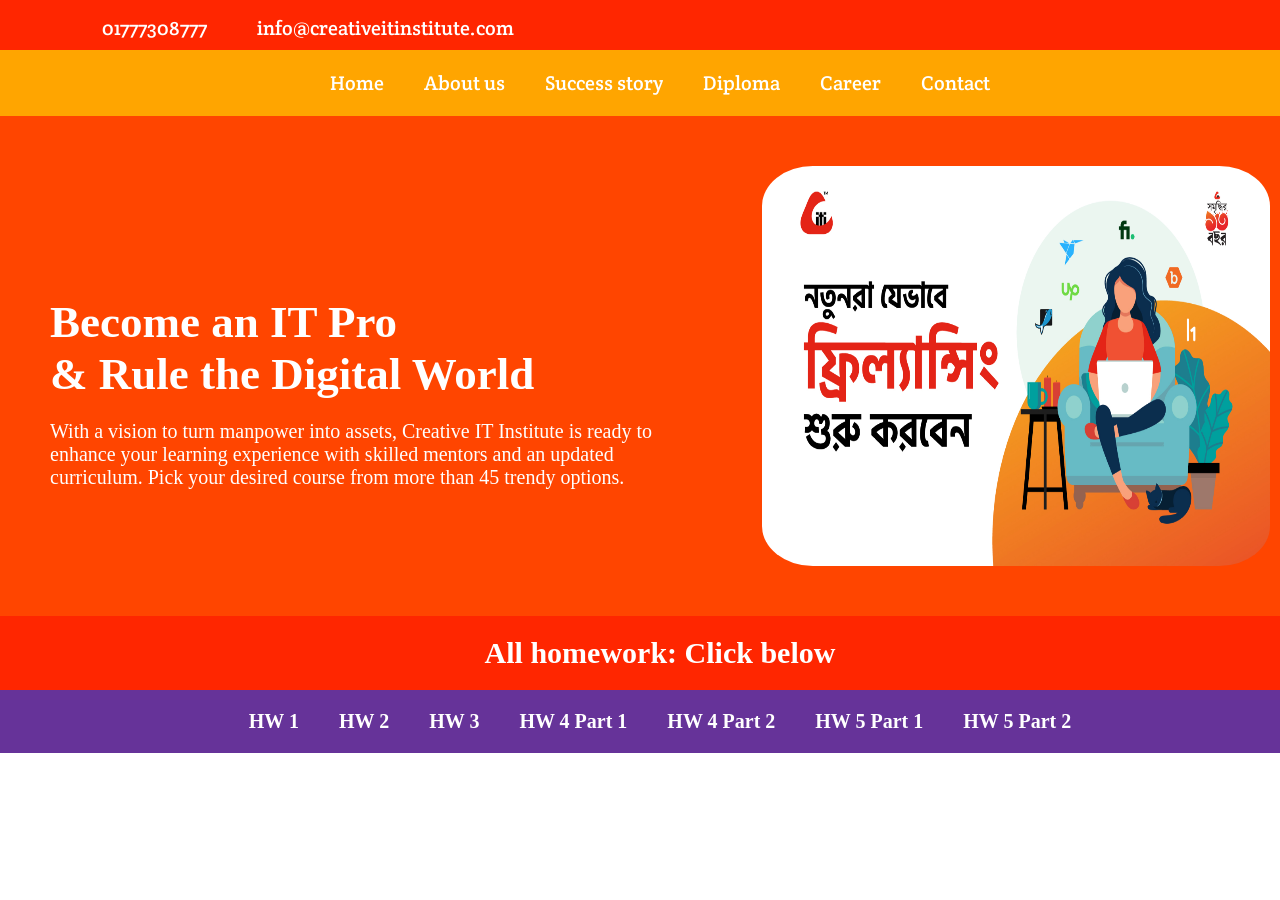
<file: index.html>
<!DOCTYPE html>
<html lang="en">

<head>
  <meta charset="UTF-8">
  <meta name="viewport" content="width=device-width, initial-scale=1.0">
  <title>Class06</title>
  <link rel="stylesheet" href="./CSS/style.css">
  <link href="https://fonts.googleapis.com/css2?family=Crete+Round:ital@0;1&family=Oswald:wght@200..700&display=swap"
    rel="stylesheet">
</head>

<body>
  <div class="full">
    <p>01777308777</p>
    <p>info@creativeitinstitute.com</p>
  </div>
  <div class="fullbg">
    <div class="container">

      <div class="menu">

        <ul>
          <li><a href="#">Home</a></li>
          <li><a href="#">About us</a></li>
          <li><a href="#">Success story</a></li>
          <li><a href="#">Diploma</a></li>
          <li><a href="#">Career</a></li>
          <li><a href="#">Contact</a></li>
        </ul>
      </div>
      <div class="text-img">
        <div class="text">
          <h1>
            Become an IT Pro <br>
            & Rule the Digital World
          </h1>

          <p>
            With a vision to turn manpower into assets, Creative IT Institute
            is ready to enhance your learning experience with skilled mentors
            and an updated curriculum. Pick your desired course from more
            than 45 trendy options.
          </p>
        </div>

        <div class="card">
          <div class="cardOverlay"></div>
          <img src="Image/creative.png" alt="Creative Img">
        </div>
      </div>
      <div class="allhw">
        <p>All homework: Click below</p>
      </div>
      <div class="main">

        <ul>
          <li><a href="./Html/HomeWork-1.html" target="_blank">HW 1</a></li>
          <li><a href="./Html/HomeWork-2.html" target="_blank">HW 2</a></li>
          <li><a href="./Html/HomeWork-3.html" target="_blank">HW 3</a></li>
          <li><a href="./Html/HomeWork-4.html" target="_blank">HW 4 Part 1</a></li>
          <li><a href="./Html/HomeWork-4.1.html" target="_blank">HW 4 Part 2</a></li>
          <li><a href="./Html/HomeWork-5.html" target="_blank">HW 5 Part 1</a></li>
          <li><a href="./Html/HomeWork-5.1.html" target="_blank">HW 5 Part 2</a></li>
        </ul>
      </div>
    </div>
  </div>
  </div>
</body>

</html>
</file>
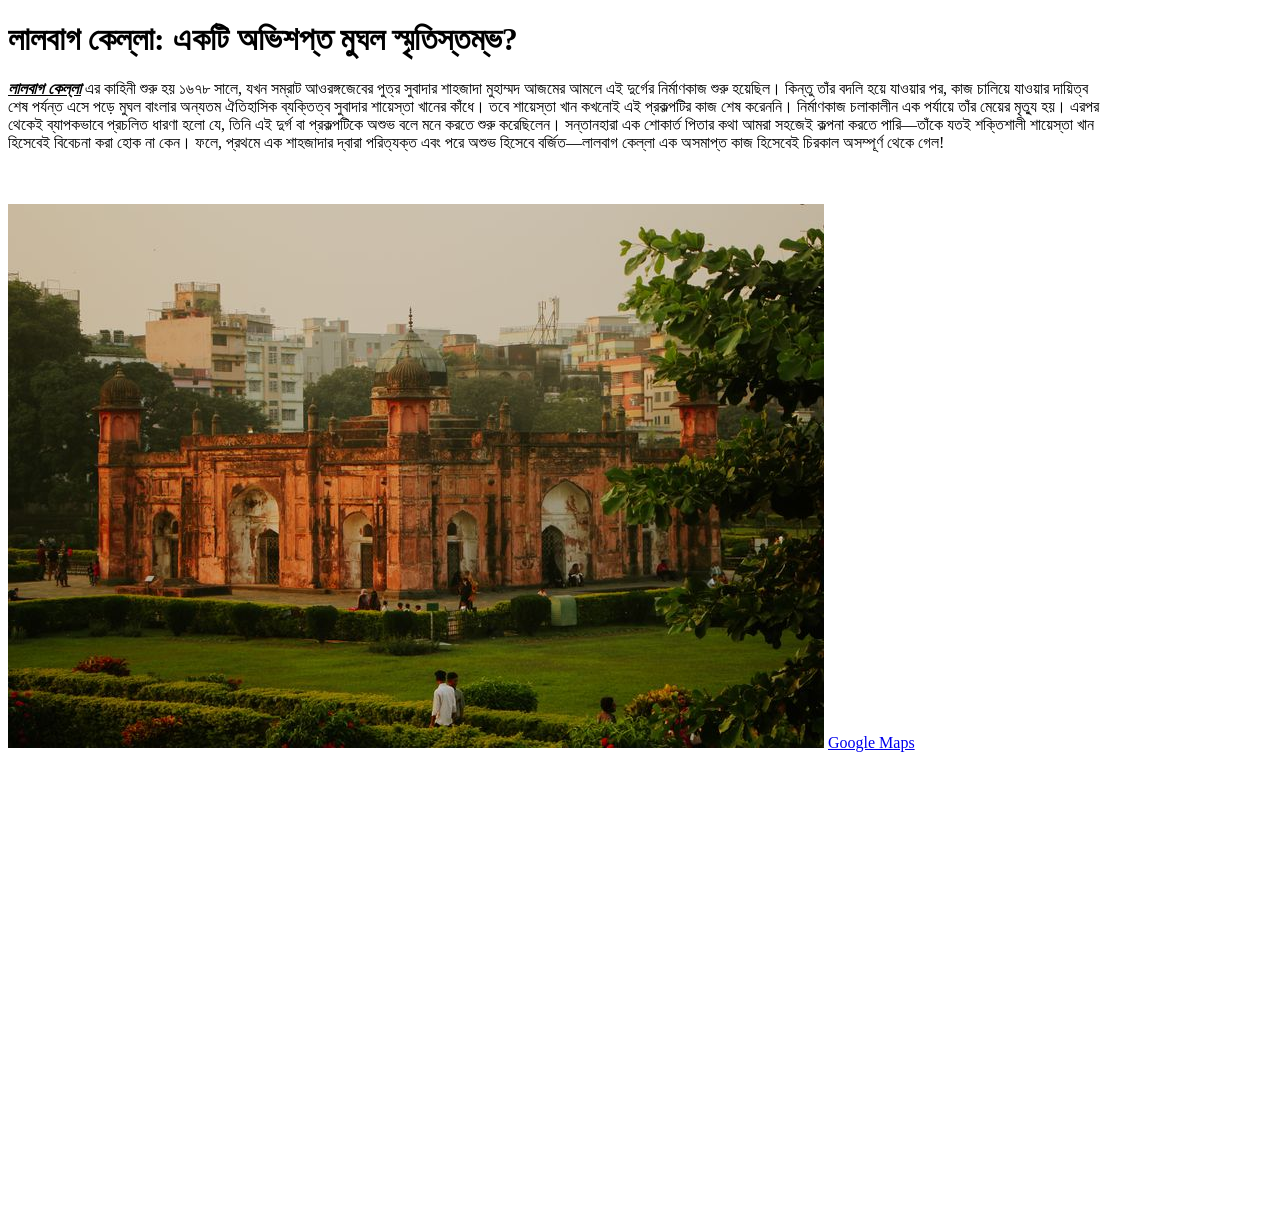
<file: HomeWOrk-1.html>
<!DOCTYPE html>
<html lang="en">

<head>
  <meta charset="UTF-8">
  <meta name="viewport" content="width=device-width, initial-scale=1.0">
  <title>Lalbagh Fort</title>
</head>

<body>
  <h1>লালবাগ কেল্লা: একটি অভিশপ্ত মুঘল স্মৃতিস্তম্ভ?</h1>
  <p><b><u><i>লালবাগ কেল্লা</i></u></b>
    এর কাহিনী শুরু হয় ১৬৭৮ সালে, যখন সম্রাট আওরঙ্গজেবের পুত্র সুবাদার শাহজাদা মুহাম্মদ আজমের আমলে এই দুর্গের নির্মাণকাজ
    শুরু
    হয়েছিল। কিন্তু তাঁর বদলি হয়ে যাওয়ার পর, কাজ চালিয়ে যাওয়ার দায়িত্ব <br>শেষ পর্যন্ত এসে পড়ে মুঘল বাংলার অন্যতম
    ঐতিহাসিক
    ব্যক্তিত্ব সুবাদার শায়েস্তা খানের কাঁধে। তবে শায়েস্তা খান কখনোই এই প্রকল্পটির কাজ শেষ করেননি। নির্মাণকাজ চলাকালীন এক
    পর্যায়ে তাঁর মেয়ের মৃত্যু হয়। এরপর <br> থেকেই ব্যাপকভাবে প্রচলিত ধারণা হলো যে, তিনি এই দুর্গ বা প্রকল্পটিকে অশুভ বলে
    মনে
    করতে
    শুরু করেছিলেন। সন্তানহারা এক শোকার্ত পিতার কথা আমরা সহজেই কল্পনা করতে পারি—তাঁকে যতই শক্তিশালী শায়েস্তা খান
    <br>হিসেবেই
    বিবেচনা করা হোক না কেন। ফলে, প্রথমে এক শাহজাদার দ্বারা পরিত্যক্ত এবং পরে অশুভ হিসেবে বর্জিত—লালবাগ কেল্লা এক অসমাপ্ত
    কাজ
    হিসেবেই চিরকাল অসম্পূর্ণ থেকে গেল!
  </p>
  <br>
  <br>

  <img src="Image/one.jpg" alt="Lalbagh Fort Img">
  <a
    href="https://www.google.com/maps/place/Lalbagh+Fort/@23.7188605,90.3855847,17z/data=!3m1!4b1!4m6!3m5!1s0x3755b8d900000001:0x4e16316ffc66e862!8m2!3d23.7188605!4d90.3881596!16zL20vMDVkYl9s?hl=uz&entry=ttu&g_ep=EgoyMDI2MDkzMC4wIKXMDSoASAFQAw%3D%3D">Google
    Maps</a>
  <iframe
    src="https://www.google.com/maps/embed?pb=!1m18!1m12!1m3!1d3652.799290815961!2d90.38558467585302!3d23.71886047869191!2m3!1f0!2f0!3f0!3m2!1i1024!2i768!4f13.1!3m3!1m2!1s0x3755b8d900000001%3A0x4e16316ffc66e862!2sLalbagh%20Fort!5e0!3m2!1suz!2sbd!4v1791216943051!5m2!1suz!2sbd"
    width="600" height="450" style="border:0;" allowfullscreen="" loading="lazy"
    referrerpolicy="strict-origin-when-cross-origin"></iframe>
</body>

</html>
</file>
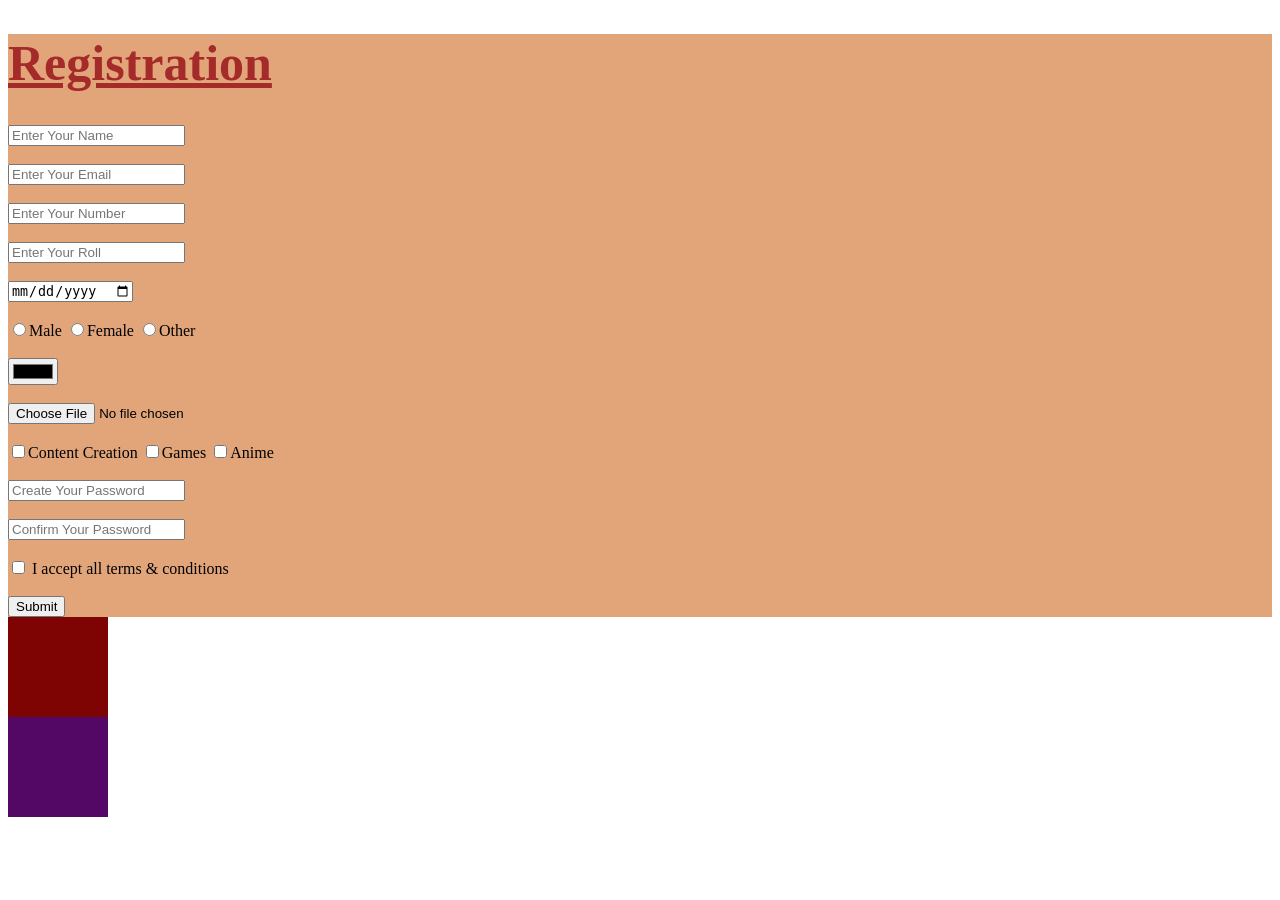
<file: HomeWork-2.html>
<!DOCTYPE html>
<html lang="en">

<head>
  <meta charset="UTF-8">
  <meta name="viewport" content="width=device-width, initial-scale=1.0">
  <title>Class-02</title>
  <link rel="stylesheet" href="CSS/Homwork-2.css">
</head>

<body>
  <div class="div">
    <form action="#" method="#">
      <h1 style="color: brown;font-size: 50px; text-decoration:underline ;">Registration</h1>
      <input type="text" placeholder="Enter Your Name"><br><br>
      <input type="email" placeholder="Enter Your Email"><br><br>
      <input type="text" placeholder="Enter Your Number"><br><br>
      <input type="number" placeholder="Enter Your Roll"><br><br>
      <input type="Date"><br><br>
      <input type="radio" name="gender">Male
      <input type="radio" name="gender">Female
      <input type="radio" name="gender">Other <br><br>
      <input type="color"> <br><br>
      <input type="file"> <br><br>
      <input type="checkbox">Content Creation
      <input type="checkbox">Games
      <input type="checkbox">Anime <br> <br>
      <input type="password" placeholder="Create Your Password"><br><br>
      <input type="password" placeholder="Confirm Your Password"><br><br>
      <input type="checkbox"> I accept all terms & conditions <br><br>
      <button>Submit</button>

  </div>
  <div class="boxOne"></div>
  <div class="boxTwo"></div>

  </form>
</body>

</html>
</file>
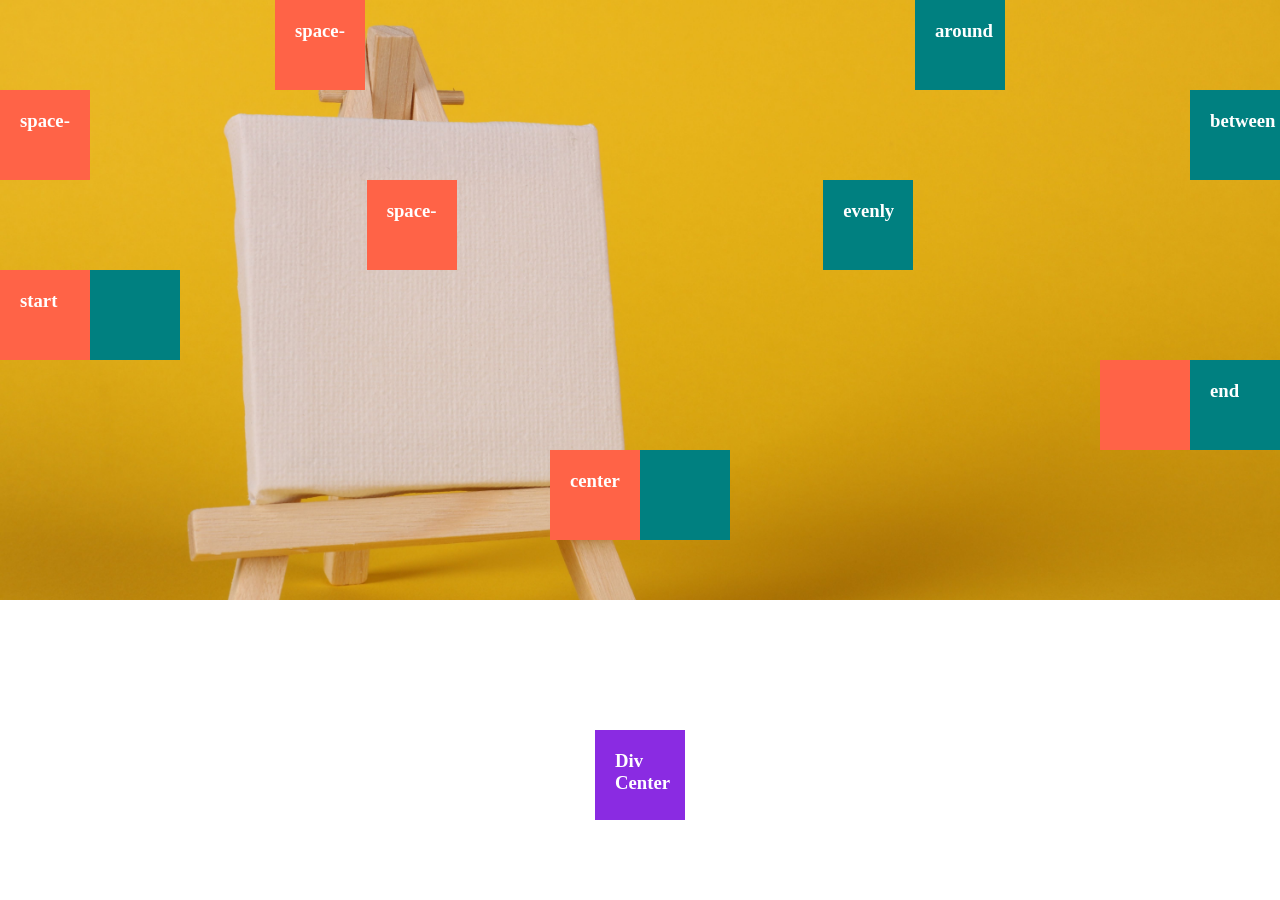
<file: HomeWork-3.html>
<!DOCTYPE html>
<html lang="en">

<head>
  <meta charset="UTF-8">
  <meta name="viewport" content="width=device-width, initial-scale=1.0">
  <title>Class-03</title>
  <link rel="stylesheet" href="CSS/Homework-3.css">
</head>

<body>
  <div class="bannerBg">
    <div class="mainOne">
      <div class="oneDiv">
        <h3>space-</h3>
      </div>
      <div class="twoDiv">
        <h3>around</h3>
      </div>
    </div>
    <div class="mainTwo">
      <div class="oneDiv">
        <h3>space-</h3>
      </div>
      <div class="twoDiv">
        <h3>between</h3>
      </div>
    </div>

    <div class="mainThree">
      <div class="oneDiv">
        <h3>space-
      </div>
      <div class="twoDiv">
        <h3>evenly</h3>
      </div>
    </div>

    <div class="mainFour">
      <div class="oneDiv">
        <h3>start</h3>
      </div>
      <div class="twoDiv"></div>
    </div>

    <div class="mainFive">
      <div class="oneDiv"></div>
      <div class="twoDiv">
        <h3>end</h3>
      </div>
    </div>
    <div class="mainSix">
      <div class="oneDiv">
        <h3>center</h3>
      </div>
      <div class="twoDiv"></div>
    </div>
    <div class="threeDiv">
      <h3>Div Center</h3>
    </div>
  </div>

</body>

</html>
</file>
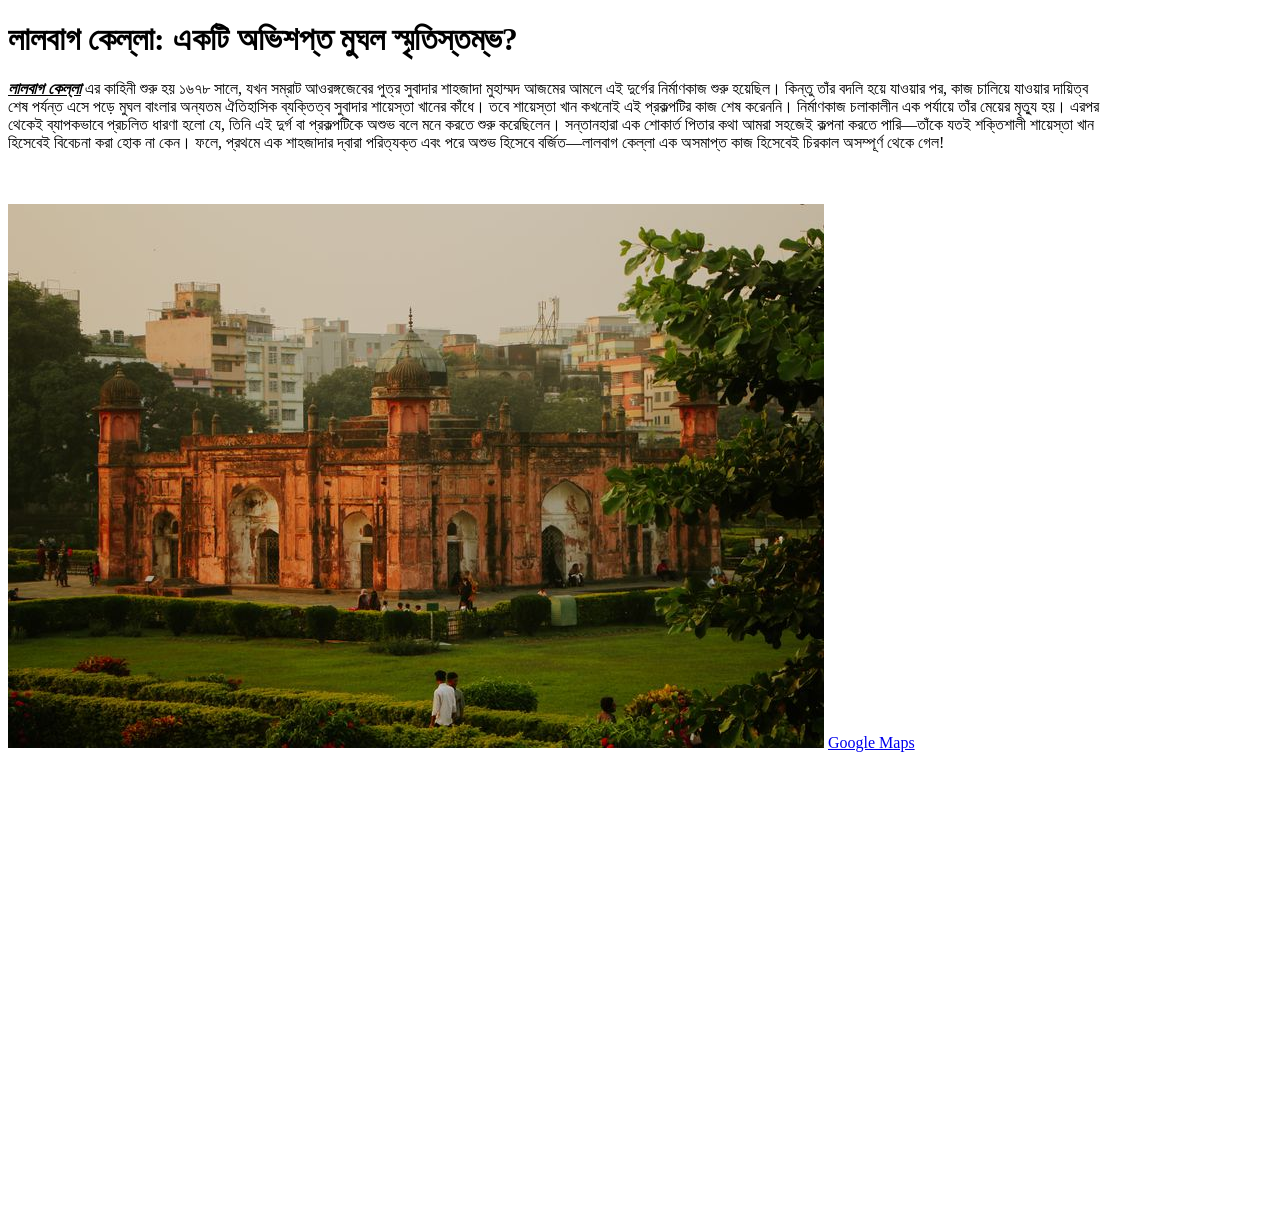
<file: Html/HomeWOrk-1.html>
<!DOCTYPE html>
<html lang="en">

<head>
  <meta charset="UTF-8">
  <meta name="viewport" content="width=device-width, initial-scale=1.0">
  <title>Lalbagh Fort</title>
</head>

<body>
  <h1>লালবাগ কেল্লা: একটি অভিশপ্ত মুঘল স্মৃতিস্তম্ভ?</h1>
  <p><b><u><i>লালবাগ কেল্লা</i></u></b>
    এর কাহিনী শুরু হয় ১৬৭৮ সালে, যখন সম্রাট আওরঙ্গজেবের পুত্র সুবাদার শাহজাদা মুহাম্মদ আজমের আমলে এই দুর্গের নির্মাণকাজ
    শুরু
    হয়েছিল। কিন্তু তাঁর বদলি হয়ে যাওয়ার পর, কাজ চালিয়ে যাওয়ার দায়িত্ব <br>শেষ পর্যন্ত এসে পড়ে মুঘল বাংলার অন্যতম
    ঐতিহাসিক
    ব্যক্তিত্ব সুবাদার শায়েস্তা খানের কাঁধে। তবে শায়েস্তা খান কখনোই এই প্রকল্পটির কাজ শেষ করেননি। নির্মাণকাজ চলাকালীন এক
    পর্যায়ে তাঁর মেয়ের মৃত্যু হয়। এরপর <br> থেকেই ব্যাপকভাবে প্রচলিত ধারণা হলো যে, তিনি এই দুর্গ বা প্রকল্পটিকে অশুভ বলে
    মনে
    করতে
    শুরু করেছিলেন। সন্তানহারা এক শোকার্ত পিতার কথা আমরা সহজেই কল্পনা করতে পারি—তাঁকে যতই শক্তিশালী শায়েস্তা খান
    <br>হিসেবেই
    বিবেচনা করা হোক না কেন। ফলে, প্রথমে এক শাহজাদার দ্বারা পরিত্যক্ত এবং পরে অশুভ হিসেবে বর্জিত—লালবাগ কেল্লা এক অসমাপ্ত
    কাজ
    হিসেবেই চিরকাল অসম্পূর্ণ থেকে গেল!
  </p>
  <br>
  <br>

  <img src="../Image/one.jpg" alt="Lalbagh Fort Img">
  <a
    href="https://www.google.com/maps/place/Lalbagh+Fort/@23.7188605,90.3855847,17z/data=!3m1!4b1!4m6!3m5!1s0x3755b8d900000001:0x4e16316ffc66e862!8m2!3d23.7188605!4d90.3881596!16zL20vMDVkYl9s?hl=uz&entry=ttu&g_ep=EgoyMDI2MDkzMC4wIKXMDSoASAFQAw%3D%3D">Google
    Maps</a>
  <iframe
    src="https://www.google.com/maps/embed?pb=!1m18!1m12!1m3!1d3652.799290815961!2d90.38558467585302!3d23.71886047869191!2m3!1f0!2f0!3f0!3m2!1i1024!2i768!4f13.1!3m3!1m2!1s0x3755b8d900000001%3A0x4e16316ffc66e862!2sLalbagh%20Fort!5e0!3m2!1suz!2sbd!4v1791216943051!5m2!1suz!2sbd"
    width="600" height="450" style="border:0;" allowfullscreen="" loading="lazy"
    referrerpolicy="strict-origin-when-cross-origin"></iframe>
</body>

</html>
</file>
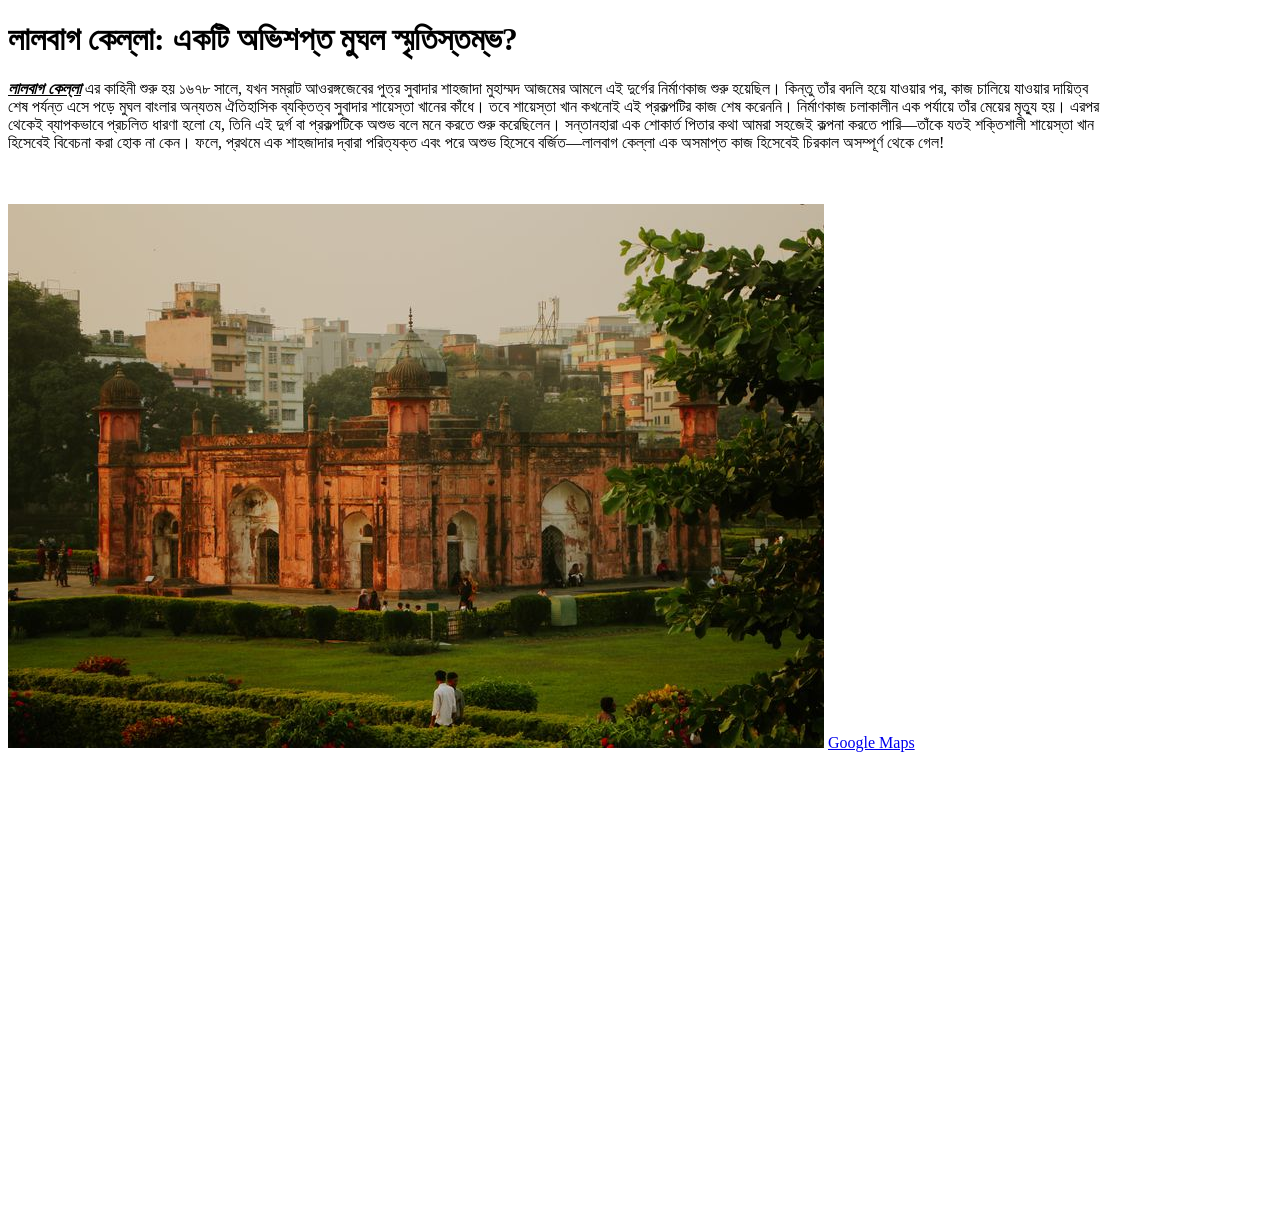
<file: Html/HomeWork-1.html>
<!DOCTYPE html>
<html lang="en">

<head>
  <meta charset="UTF-8">
  <meta name="viewport" content="width=device-width, initial-scale=1.0">
  <title>Lalbagh Fort</title>
</head>

<body>
  <h1>লালবাগ কেল্লা: একটি অভিশপ্ত মুঘল স্মৃতিস্তম্ভ?</h1>
  <p><b><u><i>লালবাগ কেল্লা</i></u></b>
    এর কাহিনী শুরু হয় ১৬৭৮ সালে, যখন সম্রাট আওরঙ্গজেবের পুত্র সুবাদার শাহজাদা মুহাম্মদ আজমের আমলে এই দুর্গের নির্মাণকাজ
    শুরু
    হয়েছিল। কিন্তু তাঁর বদলি হয়ে যাওয়ার পর, কাজ চালিয়ে যাওয়ার দায়িত্ব <br>শেষ পর্যন্ত এসে পড়ে মুঘল বাংলার অন্যতম
    ঐতিহাসিক
    ব্যক্তিত্ব সুবাদার শায়েস্তা খানের কাঁধে। তবে শায়েস্তা খান কখনোই এই প্রকল্পটির কাজ শেষ করেননি। নির্মাণকাজ চলাকালীন এক
    পর্যায়ে তাঁর মেয়ের মৃত্যু হয়। এরপর <br> থেকেই ব্যাপকভাবে প্রচলিত ধারণা হলো যে, তিনি এই দুর্গ বা প্রকল্পটিকে অশুভ বলে
    মনে
    করতে
    শুরু করেছিলেন। সন্তানহারা এক শোকার্ত পিতার কথা আমরা সহজেই কল্পনা করতে পারি—তাঁকে যতই শক্তিশালী শায়েস্তা খান
    <br>হিসেবেই
    বিবেচনা করা হোক না কেন। ফলে, প্রথমে এক শাহজাদার দ্বারা পরিত্যক্ত এবং পরে অশুভ হিসেবে বর্জিত—লালবাগ কেল্লা এক অসমাপ্ত
    কাজ
    হিসেবেই চিরকাল অসম্পূর্ণ থেকে গেল!
  </p>
  <br>
  <br>

  <img src="../Image/one.jpg" alt="Lalbagh Fort Img">
  <a
    href="https://www.google.com/maps/place/Lalbagh+Fort/@23.7188605,90.3855847,17z/data=!3m1!4b1!4m6!3m5!1s0x3755b8d900000001:0x4e16316ffc66e862!8m2!3d23.7188605!4d90.3881596!16zL20vMDVkYl9s?hl=uz&entry=ttu&g_ep=EgoyMDI2MDkzMC4wIKXMDSoASAFQAw%3D%3D">Google
    Maps</a>
  <iframe
    src="https://www.google.com/maps/embed?pb=!1m18!1m12!1m3!1d3652.799290815961!2d90.38558467585302!3d23.71886047869191!2m3!1f0!2f0!3f0!3m2!1i1024!2i768!4f13.1!3m3!1m2!1s0x3755b8d900000001%3A0x4e16316ffc66e862!2sLalbagh%20Fort!5e0!3m2!1suz!2sbd!4v1791216943051!5m2!1suz!2sbd"
    width="600" height="450" style="border:0;" allowfullscreen="" loading="lazy"
    referrerpolicy="strict-origin-when-cross-origin"></iframe>
</body>

</html>
</file>
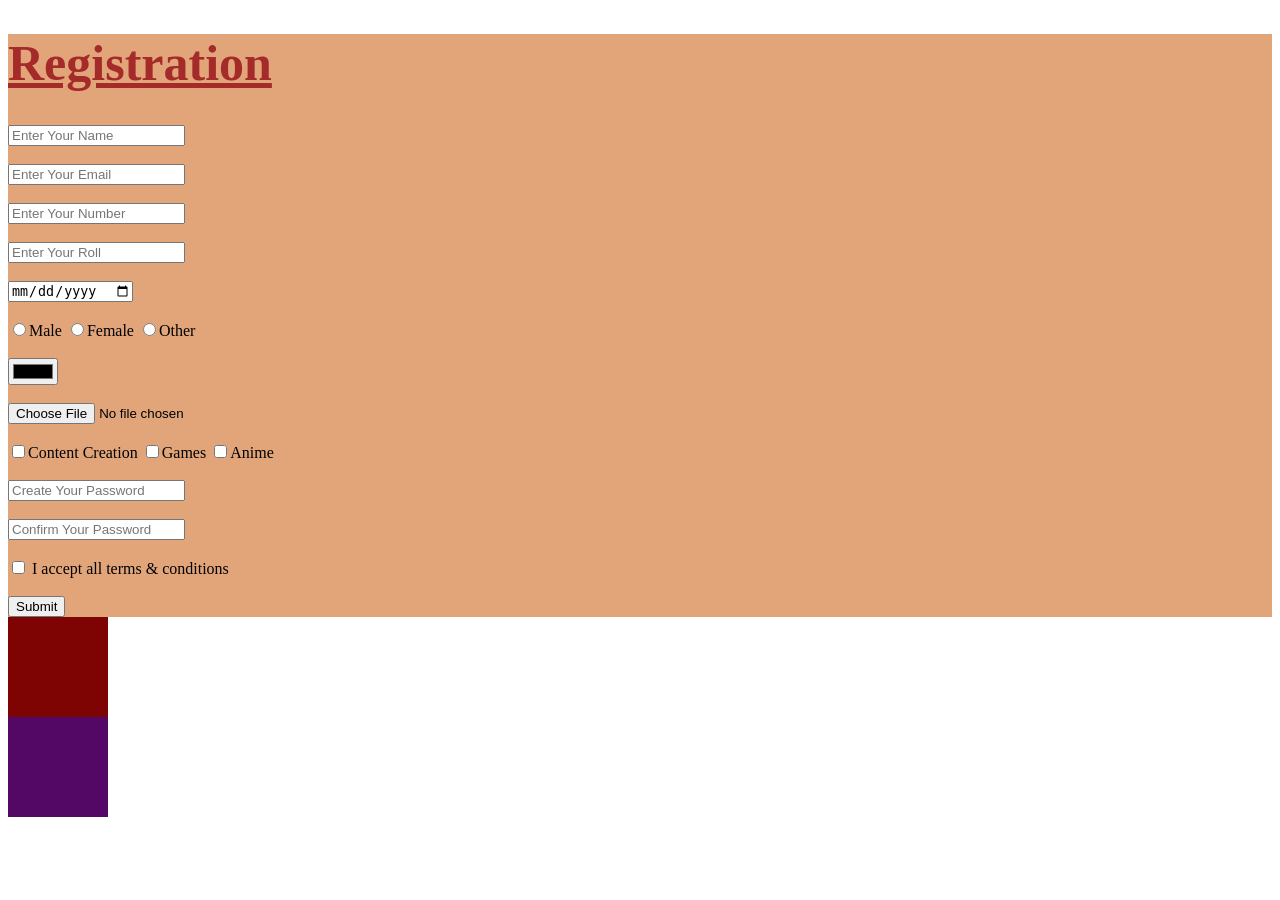
<file: Html/HomeWork-2.html>
<!DOCTYPE html>
<html lang="en">

<head>
  <meta charset="UTF-8">
  <meta name="viewport" content="width=device-width, initial-scale=1.0">
  <title>Class-02</title>
  <link rel="stylesheet" href="../CSS/Homwork-2.css">
</head>

<body>
  <div class="div">
    <form action="#" method="#">
      <h1 style="color: brown;font-size: 50px; text-decoration:underline ;">Registration</h1>
      <input type="text" placeholder="Enter Your Name"><br><br>
      <input type="email" placeholder="Enter Your Email"><br><br>
      <input type="text" placeholder="Enter Your Number"><br><br>
      <input type="number" placeholder="Enter Your Roll"><br><br>
      <input type="Date"><br><br>
      <input type="radio" name="gender">Male
      <input type="radio" name="gender">Female
      <input type="radio" name="gender">Other <br><br>
      <input type="color"> <br><br>
      <input type="file"> <br><br>
      <input type="checkbox">Content Creation
      <input type="checkbox">Games
      <input type="checkbox">Anime <br> <br>
      <input type="password" placeholder="Create Your Password"><br><br>
      <input type="password" placeholder="Confirm Your Password"><br><br>
      <input type="checkbox"> I accept all terms & conditions <br><br>
      <button>Submit</button>

  </div>
  <div class="boxOne"></div>
  <div class="boxTwo"></div>

  </form>
</body>

</html>
</file>
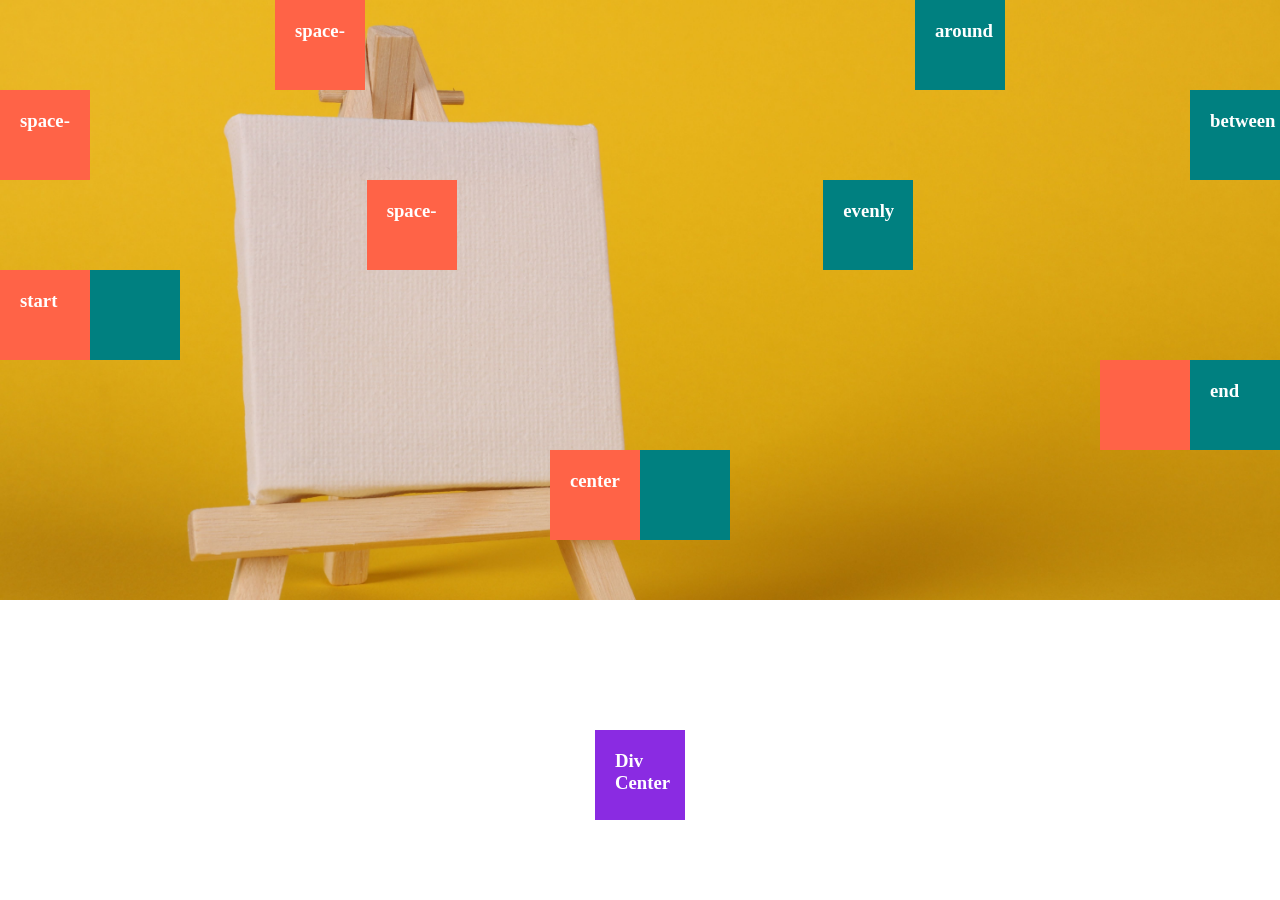
<file: Html/HomeWork-3.html>
<!DOCTYPE html>
<html lang="en">

<head>
  <meta charset="UTF-8">
  <meta name="viewport" content="width=device-width, initial-scale=1.0">
  <title>Class-03</title>
  <link rel="stylesheet" href="../CSS/Homework-3.css">
</head>

<body>
  <div class="bannerBg">
    <div class="mainOne">
      <div class="oneDiv">
        <h3>space-</h3>
      </div>
      <div class="twoDiv">
        <h3>around</h3>
      </div>
    </div>
    <div class="mainTwo">
      <div class="oneDiv">
        <h3>space-</h3>
      </div>
      <div class="twoDiv">
        <h3>between</h3>
      </div>
    </div>

    <div class="mainThree">
      <div class="oneDiv">
        <h3>space-
      </div>
      <div class="twoDiv">
        <h3>evenly</h3>
      </div>
    </div>

    <div class="mainFour">
      <div class="oneDiv">
        <h3>start</h3>
      </div>
      <div class="twoDiv"></div>
    </div>

    <div class="mainFive">
      <div class="oneDiv"></div>
      <div class="twoDiv">
        <h3>end</h3>
      </div>
    </div>
    <div class="mainSix">
      <div class="oneDiv">
        <h3>center</h3>
      </div>
      <div class="twoDiv"></div>
    </div>
    <div class="threeDiv">
      <h3>Div Center</h3>
    </div>
  </div>

</body>

</html>
</file>
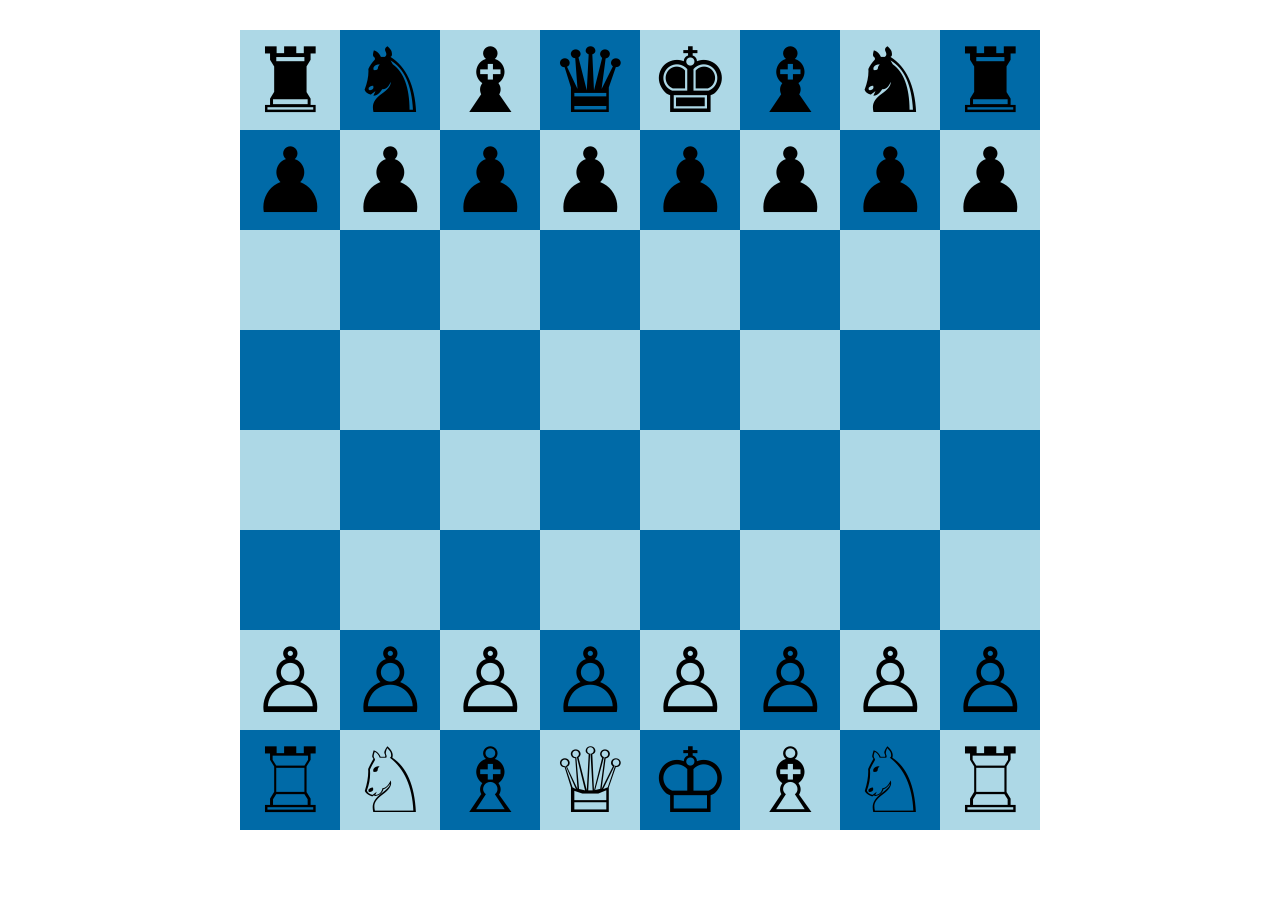
<file: Html/HomeWork-4.1.html>
<!DOCTYPE html>
<html lang="en">

<head>
  <meta charset="UTF-8">
  <meta name="viewport" content="width=device-width, initial-scale=1.0">
  <title>Chess Board</title>
  <link rel="stylesheet" href="../CSS/HomeWork-4.1.css">
</head>

<body>
  <div class="chessbg">
    <div class="row1">
      <div class="white"><span style='font-size:90px;'>&#9820;</span></div>
      <div class="black"><span style='font-size:90px;'>&#9822;</span></div>
      <div class="white"><span style='font-size:90px;'>&#9821;</span></div>
      <div class="black"><span style='font-size:90px;'>&#9819;</span></div>
      <div class="white"><span style='font-size:90px;'>&#9818;</span></div>
      <div class="black"><span style='font-size:90px;'>&#9821;</span></div>
      <div class="white"><span style='font-size:90px;'>&#9822;</span></div>
      <div class="black"><span style='font-size:90px;'>&#9820;</span></div>
    </div>
    <div class="row2">
      <div class="black"><span style='font-size:90px;'>&#9823;</span></div>
      <div class="white"><span style='font-size:90px;'>&#9823;</span></div>
      <div class="black"><span style='font-size:90px;'>&#9823;</span></div>
      <div class="white"><span style='font-size:90px;'>&#9823;</span></div>
      <div class="black"><span style='font-size:90px;'>&#9823;</span></div>
      <div class="white"><span style='font-size:90px;'>&#9823;</span></div>
      <div class="black"><span style='font-size:90px;'>&#9823;</span></div>
      <div class="white"><span style='font-size:90px;'>&#9823;</span></div>
    </div>
    <div class="row1">
      <div class="white"></div>
      <div class="black"></div>
      <div class="white"></div>
      <div class="black"></div>
      <div class="white"></div>
      <div class="black"></div>
      <div class="white"></div>
      <div class="black"></div>
    </div>
    <div class="row2">
      <div class="black"></div>
      <div class="white"></div>
      <div class="black"></div>
      <div class="white"></div>
      <div class="black"></div>
      <div class="white"></div>
      <div class="black"></div>
      <div class="white"></div>
    </div>
    <div class="row1">
      <div class="white"></div>
      <div class="black"></div>
      <div class="white"></div>
      <div class="black"></div>
      <div class="white"></div>
      <div class="black"></div>
      <div class="white"></div>
      <div class="black"></div>
    </div>
    <div class="row2">
      <div class="black"></div>
      <div class="white"></div>
      <div class="black"></div>
      <div class="white"></div>
      <div class="black"></div>
      <div class="white"></div>
      <div class="black"></div>
      <div class="white"></div>
    </div>
    <div class="row1">
      <div class="white"><span style='font-size:90px;'>&#9817;</span></div>
      <div class="black"><span style='font-size:90px;'>&#9817;</span></div>
      <div class="white"><span style='font-size:90px;'>&#9817;</span></div>
      <div class="black"><span style='font-size:90px;'>&#9817;</span></div>
      <div class="white"><span style='font-size:90px;'>&#9817;</span></div>
      <div class="black"><span style='font-size:90px;'>&#9817;</span></div>
      <div class="white"><span style='font-size:90px;'>&#9817;</span></div>
      <div class="black"><span style='font-size:90px;'>&#9817;</span></div>

    </div>
    <div class="row2">
      <div class="black"><span style='font-size:90px;'>&#9814;</span></div>
      <div class="white"><span style='font-size:90px;'>&#9816;</span></div>
      <div class="black"><span style='font-size:90px;'>&#9815;</span></div>
      <div class="white"><span style='font-size:90px;'>&#9813;</span></div>
      <div class="black"><span style='font-size:90px;'>&#9812;</span></div>
      <div class="white"><span style='font-size:90px;'>&#9815;</span></div>
      <div class="black"><span style='font-size:90px;'>&#9816;</span></div>
      <div class="white"><span style='font-size:90px;'>&#9814;</span></div>
    </div>

  </div>
</body>

</html>
</file>
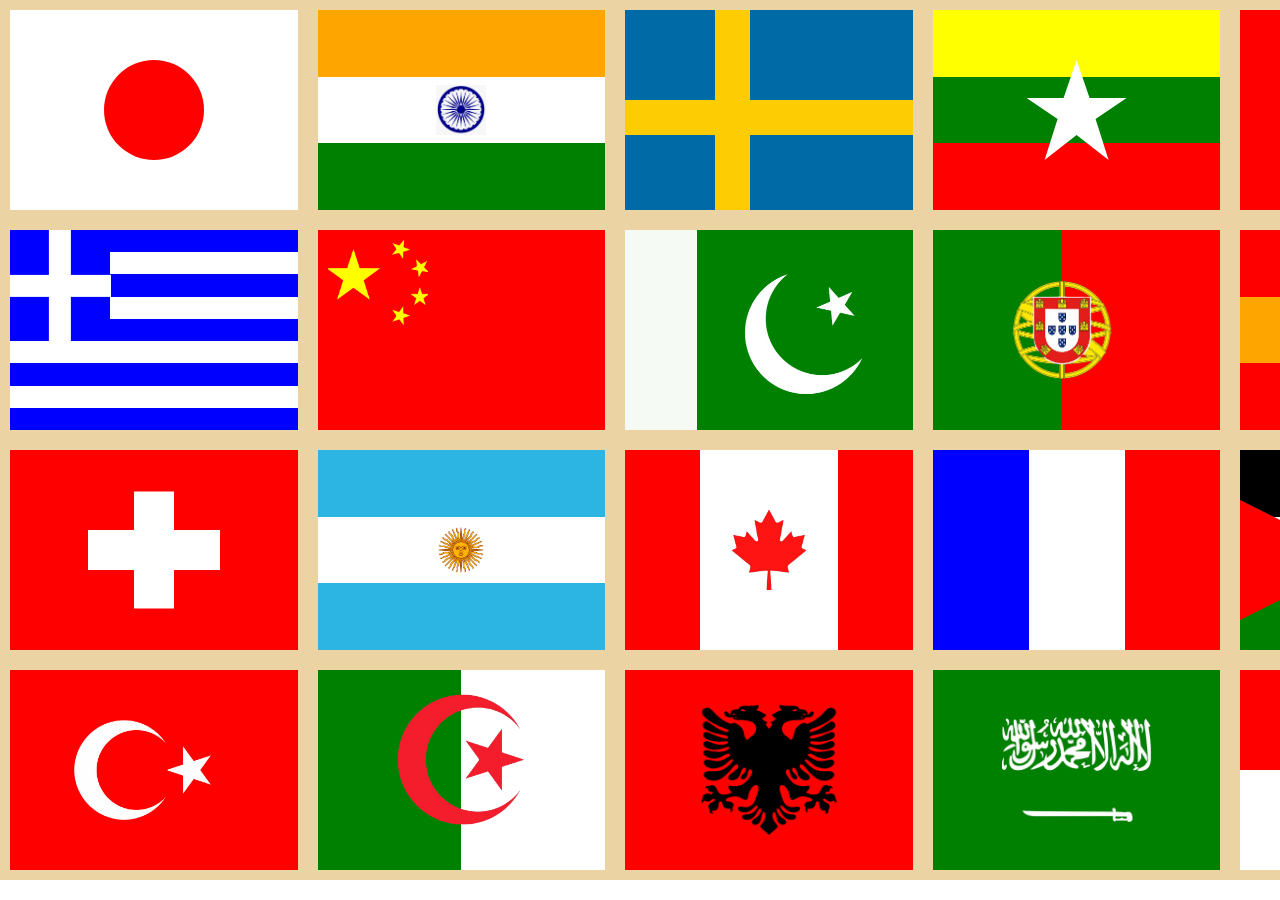
<file: Html/HomeWork-4.html>
<!DOCTYPE html>
<html lang="en">

<head>
  <meta charset="UTF-8">
  <meta name="viewport" content="width='device-width', initial-scale=1.0">
  <title>Country Flag</title>
  <link rel="stylesheet" href="../CSS/Homework-4.css">
</head>

<body>
  <div class="main">

    <div class="flagOneToFive">
      <div class="japan">
        <div class="jpRed"></div>
      </div>
      <div class="india">
        <div class="indiaOne"></div>
        <div class="indiaTwo"></div>
        <div class="indiaThree"></div>
      </div>
      <div class="sweden">
        <div class="swedenOne"></div>
        <div class="swedenTwo"></div>
      </div>
      <div class="myanmar">
        <div class="myanmarOne"></div>
        <div class="myanmarTwo"></div>
        <div class="myanmarThree"></div>
      </div>
      <div class="vietnamOne">
        <div class="vietnamTwo"></div>
      </div>
    </div>
    <div class="flagSixToTen">
      <div class="greece">
        <div class="greeceOne"></div>
        <div class="greeceTwo"></div>
        <div class="greeceThree"></div>
        <div class="greeceFour"></div>
        <div class="greeceFive">
          <div class="GreeceOne"></div>
          <div class="GreeceTwo"></div>
        </div>
      </div>
      <div class="chinaOne">
        <div class="chinaTwo">
        </div>
      </div>
      <div class="pakistan">
        <div class="pakistanOne"></div>
        <div class="pakistanTwo">
          <div class="pakistanThree"></div>
        </div>
      </div>
      <div class="portugal">
        <div class="portugalOne"></div>
        <div class="portugalThree"></div>
      </div>
      <div class="spain">
        <div class="spainOne"></div>
        <div class="spainTwo"></div>
        <div class="spainThree"></div>
      </div>


    </div>
    <div class="flagEightTOFifteen">
      <div class="switzerland">
        <div class="switzerlandOne">
        </div>
        <div class="switzerlandTwo"></div>
      </div>
      <div class="argentina">
        <div class="argentinaOne"></div>
        <div class="argentinaTwo"></div>
        <div class="argentinaThree"></div>
      </div>
      <div class="canada">
        <div class="canadaOne"></div>
        <div class="canadaTwo"></div>
        <div class="canadaThree"></div>
      </div>
      <div class="france">
        <div class="franceOne"></div>

        <div class="franceThree"></div>
      </div>
      <div class="palestine">
        <div class="palestineOne"></div>
        <div class="palestineTwo"></div>
        <div class="palestineThree"></div>
      </div>

    </div>
    <div class="sixteenToTweenty">
      <div class="turkey">
        <div class="turkeylogo"></div>
      </div>
      <div class="algeria">
        <div class="algeriaOne"></div>
        <div class="algeriaThree"></div>
      </div>
      <div class="albania">
        <div class="albanialogo"></div>
      </div>
      <div class="soudi">
        <div class="soudilogo"></div>
      </div>
      <div class="indonesia">
        <div class="indonesiaOne"></div>
      </div>


    </div>

  </div>
</body>

</html>
</file>
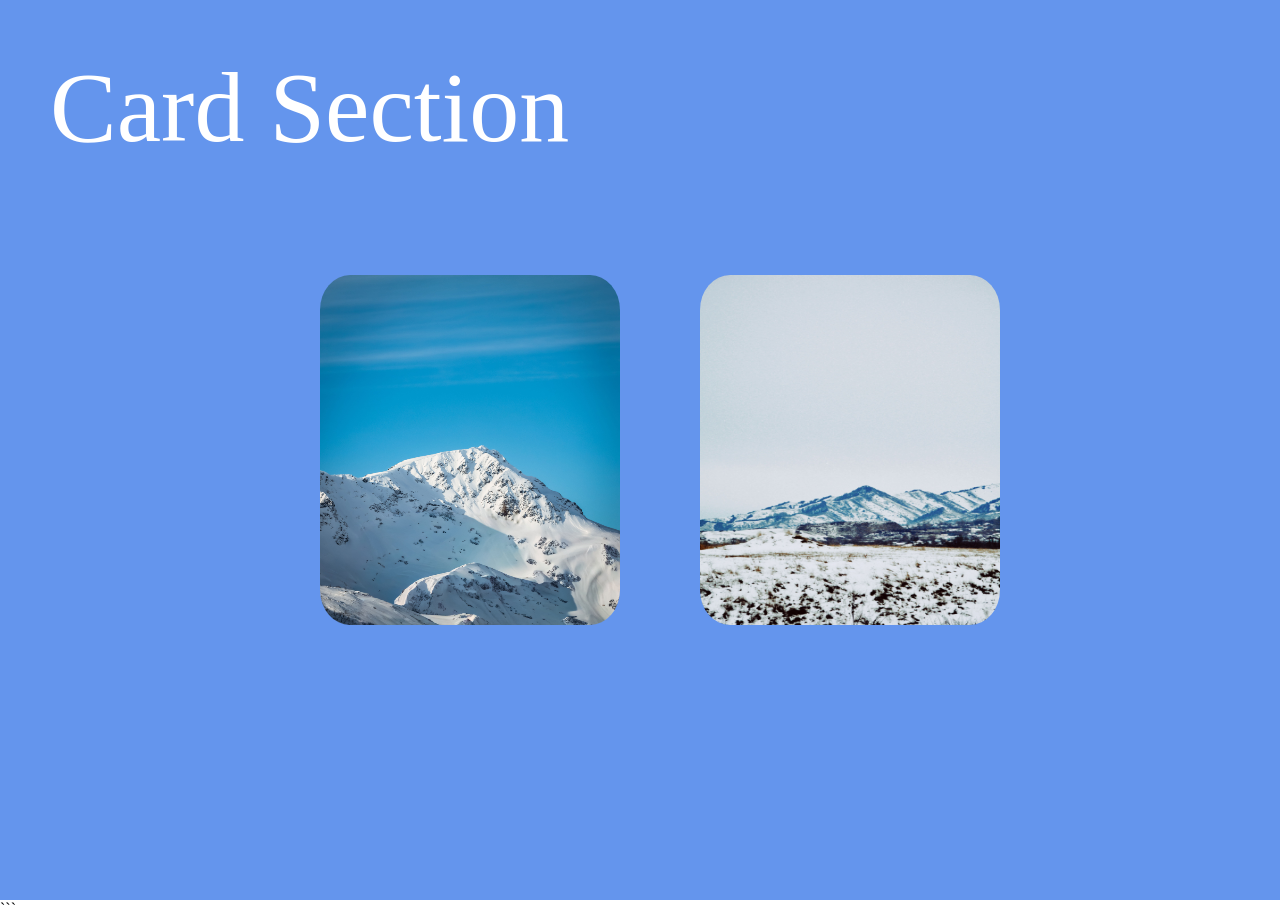
<file: Html/HomeWork-5,1.html>
<!DOCTYPE html>
<html lang="en">

<head>
  <meta charset="UTF-8">
  <meta name="viewport" content="width=device-width, initial-scale=1.0">
  <title>Card Section</title>
  <link rel="stylesheet" href="../CSS/HomeWork-5.1.css">
</head>

<body>
  <div class="container">
    <p>Card Section</p>
    <div class="main">
      <div class="card">
        <div class="cardOverlay"></div>
        <img src="../Image/winter1.jpg" alt="Winter scene 1">
      </div>

      <div class="card1">
        <div class="cardOverlay"></div>
        <img src="../Image/winter2.jpg" alt="Winter scene 2">
      </div>

    </div>
  </div>
</body>

</html>
```
</file>
<file: CSS/style.css>
* {
  margin: 0;
  padding: 0;
}

ol,
ul,
a {
  text-decoration: none;
  list-style: none;
}


.full {
  display: flex;
  height: 50px;
  width: 100%;
  background: rgb(255, 38, 0);
  color: rgb(255, 255, 255);
  font-weight: 400;
  font-size: 20px;
  column-gap: 50px;

}


.full p {
  position: relative;
  display: flex;
  grid-column: 50px;
  top: 15px;
  left: 8%;
  font-family: "Crete Round", serif;

}

.container {
  width: 1320px;
  margin: 0 auto;

}

.fullbg {
  background-color: rgba(0, 0, 0, 0.5);
}

.menu {
  background: orange;
  padding: 20px 0;


}

.menu ul li a {
  text-decoration: none;
  color: rgb(255, 255, 255);
  font-family: "Crete Round", serif;
  font-weight: 400;
  font-size: 20px;
  transition: 0.4s;

}

.menu ul li a:hover {
  font-size: 20px;
  color: black;
  font-weight: 600;
}

.menu ul {
  display: flex;
  justify-content: center;
  column-gap: 40px;
}

.text-img {
  display: flex;
  justify-content: center;
  height: 500px;
  background-color: orangered;
}

.text-img p {
  color: white;
  position: relative;
  top: 200px;
  font-size: 20px;
  padding: 0 50px 50px 50px;

}

.card {
  width: 100%;
  height: 400px;
  position: relative;
  margin: 50px;
}

.card img {

  width: 100%;
  height: 100%;
  border-radius: 10%;
  transition: transform 0.4s;
}

.cardOverlay {
  position: absolute;
  top: 0;
  left: 0;
  width: 100%;
  height: 100%;
  border-radius: 10%;
  background: rgba(255, 251, 0, 0.5);
  visibility: hidden;
  opacity: 0;
  transition: opacity 0.5s;
}

.card:hover .cardOverlay {
  opacity: 1;
  visibility: visible;
}

.text-img .text h1 {
  color: white;
  position: relative;
  top: 180px;
  font-size: 45px;
  padding-left: 50px;


}

.allhw {
  display: flex;
  justify-content: center;
  background: rgb(255, 38, 0);
  color: white;
  font-size: 30px;
  padding: 20px 0 20px 0;
  font-weight: 800;


}

.main {
  background: rebeccapurple;
  padding: 20px 0;

}

.main ul {
  display: flex;
  justify-content: center;
  column-gap: 40px;

}

.main ul a {
  font-size: 20px;
  color: white;
  font-weight: 800;


}

.main ul li a:hover {

  color: black;
  font-weight: 400;
  font-size: 20px;
  font-weight: 800;
  transition: 0.4s;
}
</file>
<file: CSS/Homwork-2.css>
.div {
  background-color: rgb(226, 165, 122);
}

.boxOne {
  width: 100px;
  height: 100px;
  background: rgb(126, 4, 4);
}

.boxTwo {
  width: 100px;
  height: 100px;
  background: rgb(83, 8, 102);
}
</file>
<file: CSS/Homework-3.css>
* {
  margin: 0;
  padding: 0;
}

.bannerBg {
  height: 600px;
  background: url(../Image/pexels-steve-1155477.jpg);
  background-repeat: no-repeat;
  background-size: cover;
  background-position: center;
}

.mainOne {
  display: flex;
  justify-content: space-around;
}

.mainTwo {
  display: flex;
  justify-content: space-between;
}

.mainThree {
  display: flex;
  justify-content: space-evenly;
}

.mainFour {
  display: flex;
  justify-content: start;
}

.mainFive {
  display: flex;
  justify-content: end;
}

.mainSix {
  display: flex;
  justify-content: center;
}

.oneDiv {
  height: 70px;
  width: 70px;
  padding: 20px 0px 0px 20px;
  background-color: tomato;
}

.twoDiv {
  height: 70px;
  width: 70px;
  padding: 20px 0px 0px 20px;
  background-color: teal;
}

.threeDiv {
  height: 70px;
  width: 70px;
  background-color: blueviolet;
  padding: 20px 0px 0px 20px;
  margin: 190px auto;
}

h3 {
  color: white;


}
</file>
<file: CSS/HomeWork-4.1.css>
* {
  margin: 0;
  padding: 0;
}

.row1,
.row2 {
  display: flex;
}

.chessbg {

  height: 800px;
  width: 800px;
  background: yellow;
  margin: 30px auto;
}

.white {
  height: 100px;
  width: 100px;
  background: lightblue;
  display: flex;
  justify-content: center;
  align-items: center;
}

.black {
  height: 100px;
  width: 100px;
  background: rgb(0, 106, 167);
  display: flex;
  justify-content: center;
  align-items: center;
}
</file>
<file: CSS/Homework-4.css>
* {
  margin: 0;
  padding: 0;
}

.main {
  height: 880px;
  width: 1538px;
  background:  #ebd3a3;



}

.flagOneToFive {
  display: flex;
}

.japan {
  position: relative;
  width: 300px;
  height: 200px;
  background: white;
  margin: 10px 10px;
}

.jpRed {
  position: absolute;
  border-radius: 50%;
  width: 100px;
  height: 100px;
  background: red;
  left: 50%;
  top: 50%;
  transform: translate(-50%, -50%);
}

.india {
  position: relative;
  width: 300px;
  height: 200px;
  margin: 10px 10px;
  background: white;
}

.indiaOne {
  position: absolute;
  height: 67px;
  width: 100%;
  background: orange;
  top: 0;
}

.indiaTwo {
  position: absolute;
  height: 50px;
  width: 50px;
  background: url(../Image/indiaLogo.png);
  background-repeat: no-repeat;
  background-size: cover;
  background-position: center;
  left: 50%;
  top: 50%;
  transform: translate(-50%, -50%);
}

.indiaThree {
  position: absolute;
  height: 67px;
  width: 100%;
  background: green;
  left: 0;
  bottom: 0;
}

.sweden {
  position: relative;
  width: 300px;
  height: 200px;
  margin: 10px 10px;
  background: rgb(0, 106, 167);
}

.swedenOne {
  position: absolute;
  width: 35px;
  height: 200px;
  background: #fecc02;
  left: 90px;
}

.swedenTwo {
  position: absolute;
  width: 100%;
  height: 35px;
  background: #fecc02;
  top: 90px;
}

.myanmar {
  position: relative;
  width: 300px;
  height: 200px;
  margin: 10px 10px;
  background: green;
}

.myanmarOne {
  position: absolute;
  height: 33.333%;
  width: 100%;
  background: yellow;
  top: 0;
}



.myanmarThree {
  position: absolute;
  height: 33.333%;
  width: 100%;
  background: red;
  bottom: 0;
}

.myanmarTwo {
  position: absolute;
  clip-path: polygon(50% 0%, 63% 38%, 100% 38%, 69% 59%, 82% 100%, 50% 75%, 18% 100%, 31% 59%, 0% 38%, 37% 38%);
  width: 100px;
  height: 100px;
  background: white;
  left: 50%;
  top: 50%;
  transform: translate(-50%, -50%);
  z-index: 1;
}

.vietnamOne {
  position: relative;
  width: 300px;
  height: 200px;
  background: red;
  margin: 10px 10px;
}

.vietnamTwo {
  position: absolute;
  width: 100px;
  height: 100px;
  background: yellow;
  left: 50%;
  top: 50%;
  transform: translate(-50%, -50%);
  clip-path: polygon(50% 0%, 63% 38%, 100% 38%, 69% 59%, 82% 100%, 50% 75%, 18% 100%, 31% 59%, 0% 38%, 37% 38%);
}

.flagSixToTen {
  display: flex;
}

.greece {
  position: relative;
  width: 300px;
  height: 200px;
  margin: 10px 10px;
  background: blue;
}

.greeceOne {
  position: absolute;
  height: 11.11%;
  width: 100%;
  background: white;
  top: 11.11%;

}

.greeceTwo {
  position: absolute;
  width: 100%;
  height: 11.11%;
  background: white;
  top: 33.33%;

}

.greeceThree {
  position: absolute;
  width: 100%;
  height: 11.11%;
  background: white;
  top: 55.55%;
}

.greeceFour {
  position: absolute;
  width: 100%;
  height: 11.11%;
  background: white;
  top: 77.77%;

}

.greeceFive {
  position: relative;
  width: 100px;
  height: 111px;
  background: blue;
}

.GreeceOne {
  position: absolute;
  background: white;
  height: 101%;
  width: 22.22px;
  left: 50%;
  transform: translateX(-50%);
}

.GreeceTwo {
  position: absolute;
  background: white;
  height: 22.22px;
  width: 101%;
  top: 50%;
  transform: translateY(-50%);
}

.chinaOne {
  position: relative;
  width: 300px;
  height: 200px;
  background: red;
  margin: 10px 10px;
}

.chinaTwo {
  position: absolute;
  width: 100px;
  height: 85px;
  background: url(../Image/chinaLogo.png);
  background-repeat: no-repeat;
  background-size: cover;
  background-position: center;
  left: 10px;
  top: 10px;
}

.pakistan {
  position: relative;
  width: 300px;
  height: 200px;
  background: green;
  margin: 10px 10px;
}

.pakistanOne {
  position: absolute;
  width: 25%;
  height: 200px;
  background: rgb(245, 250, 245);

}

.pakistanTwo {
  position: relative;
  width: 74%;
  height: 200px;
  background: green;
  left: 25%;
}

.pakistanThree {
  position: absolute;
  height: 200px;
  width: 200px;
  background: url(../Image/PakistanLogo.png);
  background-repeat: no-repeat;
  background-size: cover;
  background-position: center;
  left: 50%;
  top: 50%;
  transform: translate(-50%, -50%);

}

.portugal {
  position: relative;
  width: 300px;
  height: 200px;
  background: red;
  margin: 10px 10px;
}

.portugalOne {
  position: absolute;
  width: 45%;
  height: 200px;
  background: green;

}

.portugalThree {
  position: absolute;
  height: 98px;
  width: 125px;
  background: url(../Image/portugalLogo.png);
  background-repeat: no-repeat;
  background-size: cover;
  background-position: center;
  left: 45%;
  top: 50%;
  transform: translate(-50%, -50%);

}

.spain {
  position: relative;
  width: 300px;
  height: 200px;
  margin: 10px 10px;
  background: orange;
}

.spainOne {
  position: absolute;
  height: 67px;
  width: 100%;
  background: red;
  top: 0;
}

.spainTwo {
  position: absolute;
  height: 60px;
  width: 60px;
  background: url(../Image/spainLogo.png);
  background-repeat: no-repeat;
  background-size: cover;
  background-position: center;
  left: 25%;
  top: 50%;
  transform: translateY(-50%);
}

.spainThree {
  position: absolute;
  height: 67px;
  width: 100%;
  background: red;
  left: 0;
  bottom: 0;
}

.flagEightTOFifteen {
  display: flex;
}

.switzerland {
  position: relative;
  width: 300px;
  height: 200px;
  margin: 10px 10px;
  background: red;
}

.switzerlandOne {
  position: absolute;
  background: white;
  height: 117px;
  width: 40px;
  left: 50%;
  top: 50%;
  transform: translate(-50%, -50%);
}



.switzerlandTwo {
  position: absolute;
  background: white;
  height: 40px;
  width: 132px;
  left: 50%;
  top: 50%;
  transform: translate(-50%, -50%);

}

.argentina {
  position: relative;
  width: 300px;
  height: 200px;
  margin: 10px 10px;
  background: white;
}

.argentinaOne {
  position: absolute;
  height: 67px;
  width: 100%;
  background: rgb(44, 181, 227);
  top: 0;
}

.argentinaTwo {
  position: absolute;
  height: 50px;
  width: 50px;
  background: url(../Image/argentinaLogo.jpg);
  background-repeat: no-repeat;
  background-size: cover;
  background-position: center;
  left: 50%;
  top: 50%;
  transform: translate(-50%, -50%);
}

.argentinaThree {
  position: absolute;
  height: 67px;
  width: 100%;
  background: rgb(44, 181, 227);
  left: 0;
  bottom: 0;
}


.canada {
  position: relative;
  width: 300px;
  height: 200px;
  margin: 10px 10px;
  background: white;
}

.canadaOne {
  position: absolute;
  height: 100%;
  width: 75px;
  background: red;
  top: 0;
}

.canadaTwo {
  position: absolute;
  height: 80px;
  width: 75px;
  background: url(../Image/canadaLogo.png);
  background-repeat: no-repeat;
  background-size: cover;
  background-position: center;
  left: 50%;
  top: 50%;
  transform: translate(-50%, -50%);
}

.canadaThree {
  position: absolute;
  height: 100%;
  width: 75px;
  background: red;
  right: 0;
  bottom: 0;
}

.france {
  position: relative;
  width: 300px;
  height: 200px;
  margin: 10px 10px;
  background: white;
}

.franceOne {
  position: absolute;
  height: 100%;
  width: 33.33%;
  background: blue;
  top: 0;
}



.franceThree {
  position: absolute;
  height: 100%;
  width: 33.33%;
  background: red;
  right: 0;
  bottom: 0;
}

.palestine {
  position: relative;
  width: 300px;
  height: 200px;
  margin: 10px 10px;
  background: white;
}

.palestineOne {
  position: absolute;
  height: 67px;
  width: 100%;
  background: black;
  top: 0;
}


.palestineTwo {
  position: absolute;
  height: 67px;
  width: 100%;
  background: green;
  left: 0;
  bottom: 0;
}

.palestineThree {
  position: absolute;
  height: 120px;
  width: 120px;
  clip-path: polygon(50% 0%, 100% 100%, 0% 100%);
  background: red;
  left: 0;
  top: 25%;
  transform: rotate(90deg);
}

.sixteenToTweenty {
  display: flex;
}

.turkey {
  position: relative;
  width: 300px;
  height: 200px;
  background: red;
  margin: 10px 10px;
}

.turkeylogo {
  position: absolute;
  width: 150px;
  height: 100px;
  background: url(../Image/turkeyLogo.png);
  background-repeat: no-repeat;
  background-size: cover;
  background-position: center;
  left: 20%;
  top: 50%;
  transform: translateY(-50%);
}

.algeria {
  position: relative;
  width: 300px;
  height: 200px;
  background: white;
  margin: 10px 10px;
}

.algeriaOne {
  position: absolute;
  width: 50%;
  height: 200px;
  background: green;

}

.algeriaThree {
  position: absolute;
  height: 165px;
  width: 260px;
  background: url(../Image/algeria.png);
  background-repeat: no-repeat;
  background-size: cover;
  background-position: center;
  left: 50%;
  top: 50%;
  transform: translate(-50%, -50%);

}

.albania {
  position: relative;
  width: 300px;
  height: 200px;
  background: red;
  margin: 10px 10px;
}

.albanialogo {
  position: absolute;
  height: 150px;
  width: 150px;
  background: url(../Image/albanianLogo.png);
  background-repeat: no-repeat;
  background-size: cover;
  background-position: center;
  left: 50%;
  top: 50%;
  transform: translate(-50%, -50%);
}

.soudi {
  position: relative;
  width: 300px;
  height: 200px;
  background: green;
  margin: 10px 10px;
}

.soudilogo {
  position: absolute;
  height: 200px;
  width: 150px;
  background: url(../Image/saudiLogo.png);
  background-repeat: no-repeat;
  background-size: cover;
  background-position: center;
  left: 50%;
  top: 50%;
  transform: translate(-50%, -50%);
}

.indonesia {
  position: relative;
  width: 300px;
  height: 200px;
  margin: 10px 10px;
  background: white;
}

.indonesiaOne {
  position: absolute;
  height: 50%;
  width: 100%;
  background: red;

}
</file>
<file: CSS/HomeWork-5.1.css>
* {
  margin: 0;
  padding: 0;

}

.container {
  width: 1320px;
  margin: 0 auto;
  background: cornflowerblue;
  min-height: 100vh;
  position: relative;
}

.main {
  display: flex;
  justify-content: center;
  position: absolute;
  top: 50%;
  left: 50%;
  transform: translate(-50%, -50%);
}

p {
  font-size: 100px;
  padding: 50px;
  color: white;
}

.card,
.card1 {
  width: 300px;
  height: 350px;
  position: relative;
  margin: 40px;
}

.card img,
.card1 img {
  width: 100%;
  height: 100%;
  border-radius: 10%;
  transition: transform 0.4s;
}

.cardOverlay {
  position: absolute;
  top: 0;
  left: 0;
  width: 100%;
  height: 100%;
  border-radius: 10%;
  background: rgba(255, 0, 0, 0.5);
  visibility: hidden;
  opacity: 0;
  transition: opacity 0.5s;

}

.card:hover .cardOverlay,
.card1:hover .cardOverlay {
  opacity: 1;
  visibility: visible;
}
</file>
